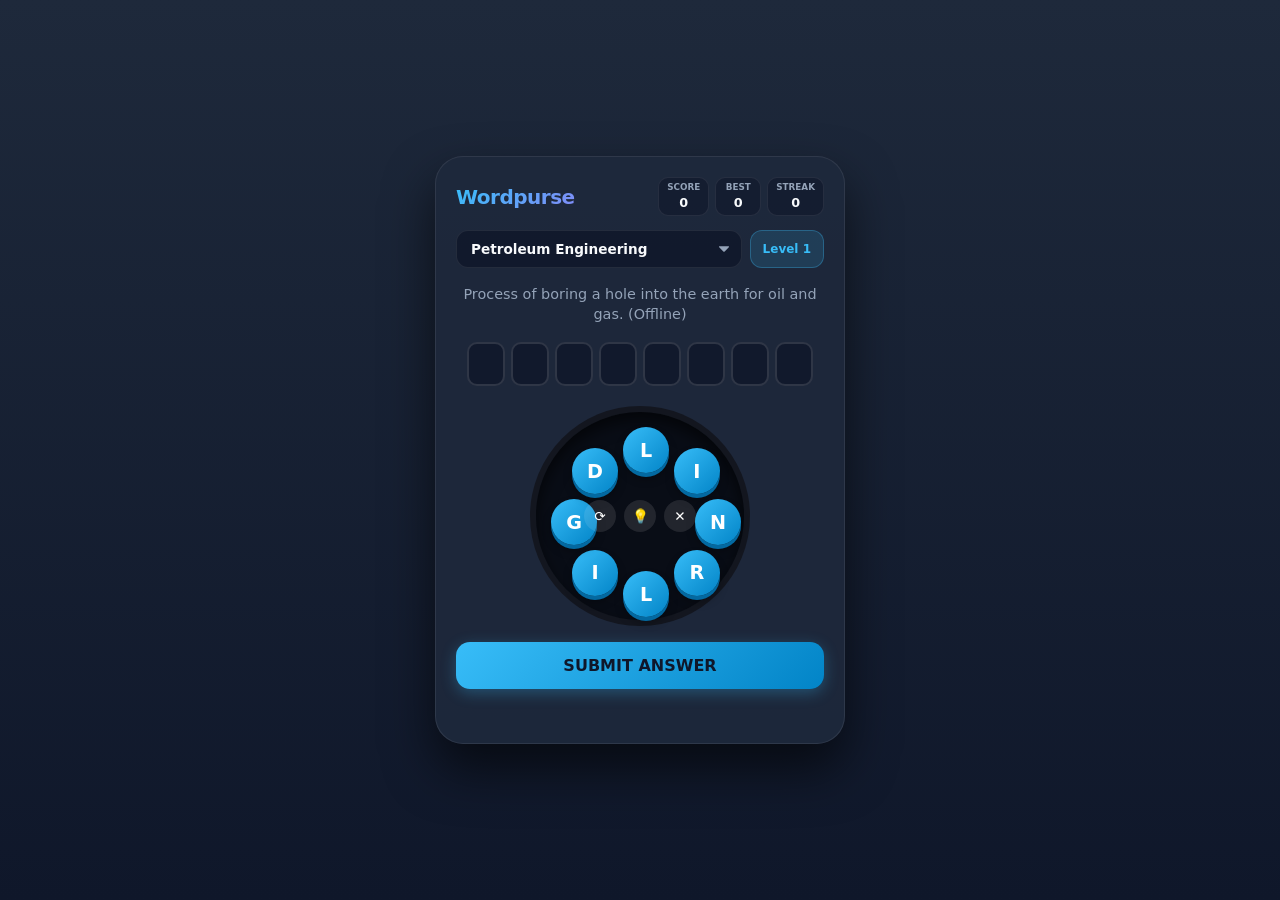
<file: index.html>
<!DOCTYPE html>
<html lang="en">
<head>
    <meta charset="UTF-8">
    <meta name="viewport" content="width=device-width, initial-scale=1.0">
    <title>Wordpurse - Mobile Word Puzzle</title>
    <link rel="stylesheet" href="style.css">
    <link rel="manifest" href="./manifest.json">
</head>
<body>

    <div class="game-container">
        <!-- Header -->
        <header>
            <div class="brand">Wordpurse</div>
            <div class="stats-group">
                <div class="stat-box">
                    <span class="stat-label">Score</span>
                    <span id="scoreVal" class="stat-value">0</span>
                </div>
                <div class="stat-box">
                    <span class="stat-label">Best</span>
                    <span id="highScoreVal" class="stat-value">0</span>
                </div>
                <div class="stat-box">
                    <span class="stat-label">Streak</span>
                    <span id="streakVal" class="stat-value">0</span>
                </div>
            </div>
        </header>

        <!-- Category & Level Info -->
        <div class="toolbar">
            <select id="categorySelect">
                <option value="Petroleum Engineering">Petroleum Engineering</option>
                <option value="Challenging English Vocabulary">Challenging English Vocabulary</option>
            </select>
            <div class="level-badge" id="levelBadge">Level 1</div>
        </div>

        <!-- Loader -->
        <div class="loader-overlay" id="loader">
            <div class="spinner"></div>
            <p>Crafting puzzle...</p>
        </div>

        <!-- Main Game Card -->
        <div class="game-card" id="gameCard">
            <div class="clue-box" id="clueText">Loading clue...</div>

            <!-- Answer Slots -->
            <div class="answer-slots" id="answerSlots"></div>

            <!-- Circular Letter Wheel Area -->
            <div class="wheel-container">
                <div class="letter-wheel" id="letterWheel"></div>
                <div class="wheel-controls">
                    <button class="control-btn shuffle-btn" id="shuffleBtn" title="Shuffle">⟳</button>
                    <button class="control-btn hint-btn" id="hintBtn" title="Hint (-5 pts)">💡</button>
                    <button class="control-btn clear-btn" id="clearBtn" title="Clear">✕</button>
                </div>
            </div>

            <!-- Submit Button -->
            <button class="submit-btn" id="submitBtn">SUBMIT ANSWER</button>

            <div class="feedback" id="feedbackText"></div>
        </div>
    </div>

    <!-- Win Celebration Modal -->
    <div class="modal-overlay" id="winModal">
        <div class="modal-card">
            <h2>Brilliant! 🎉</h2>
            <p id="winMessage">You cracked the puzzle!</p>
            <div class="modal-stats">
                <span>Reward: <strong id="rewardVal">+15 pts</strong></span>
            </div>
            <button class="submit-btn" id="nextPuzzleBtn">NEXT PUZZLE</button>
        </div>
    </div>

    <script src="script.js"></script>
    <script>
  if ('serviceWorker' in navigator) {
    window.addEventListener('load', () => {
      navigator.serviceWorker.register('./sw.js')
        .then((reg) => console.log('Service Worker registered! Scope:', reg.scope))
        .catch((err) => console.error('Service Worker registration failed:', err));
    });
  }
</script>

</body>
</html>
</file>
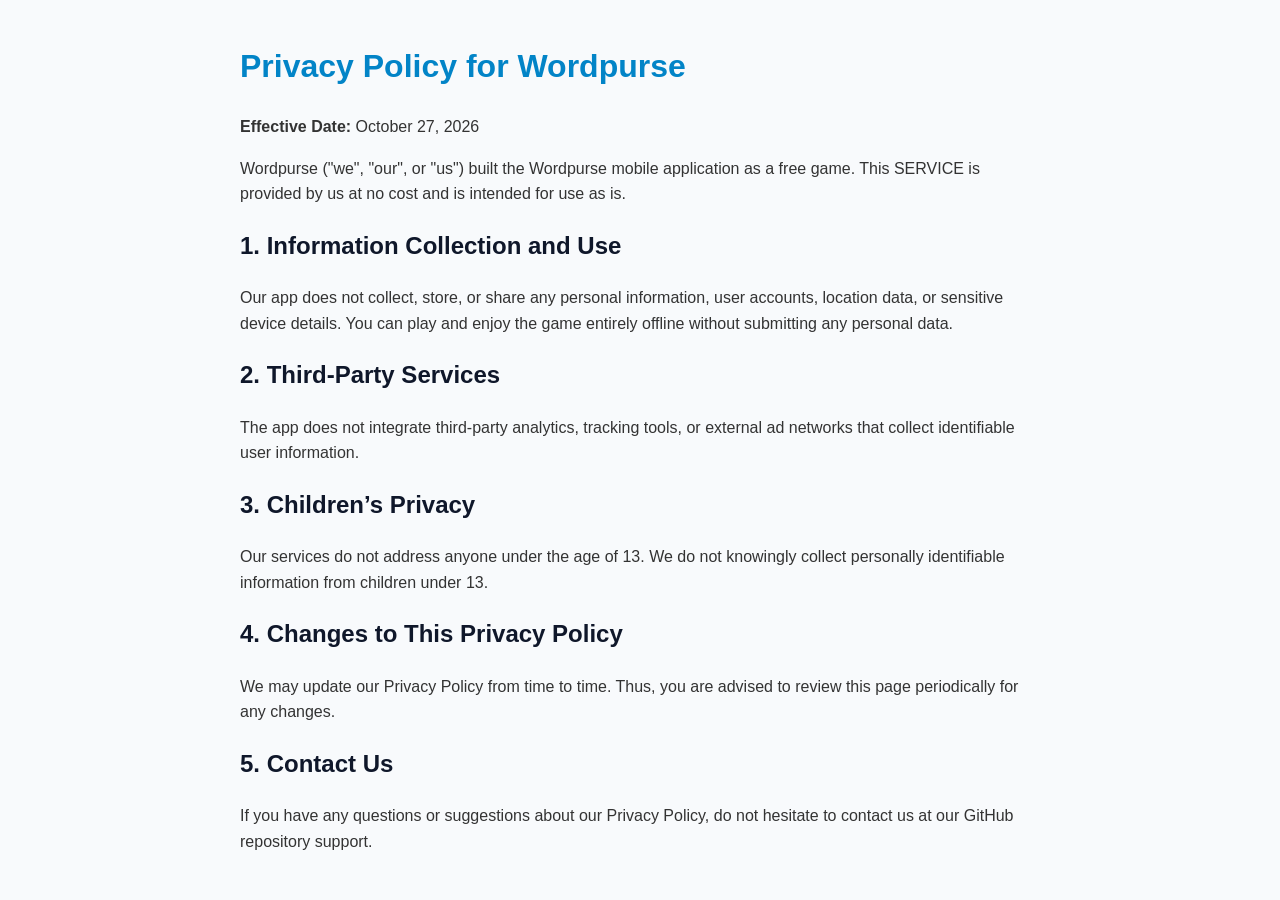
<file: privacy.html>
<!DOCTYPE html>
<html lang="en">
<head>
    <meta charset="UTF-8">
    <meta name="viewport" content="width=device-width, initial-scale=1.0">
    <title>Privacy Policy - Wordpurse</title>
    <style>
        body {
            font-family: Arial, sans-serif;
            max-width: 800px;
            margin: 0 auto;
            padding: 20px;
            line-height: 1.6;
            color: #333;
            background-color: #f8fafc;
        }
        h1 { color: #0284c7; }
        h2 { color: #0f172a; margin-top: 20px; }
        p { margin-bottom: 15px; }
    </style>
</head>
<body>
    <h1>Privacy Policy for Wordpurse</h1>
    <p><strong>Effective Date:</strong> October 27, 2026</p>

    <p>Wordpurse ("we", "our", or "us") built the Wordpurse mobile application as a free game. This SERVICE is provided by us at no cost and is intended for use as is.</p>

    <h2>1. Information Collection and Use</h2>
    <p>Our app does not collect, store, or share any personal information, user accounts, location data, or sensitive device details. You can play and enjoy the game entirely offline without submitting any personal data.</p>

    <h2>2. Third-Party Services</h2>
    <p>The app does not integrate third-party analytics, tracking tools, or external ad networks that collect identifiable user information.</p>

    <h2>3. Children’s Privacy</h2>
    <p>Our services do not address anyone under the age of 13. We do not knowingly collect personally identifiable information from children under 13.</p>

    <h2>4. Changes to This Privacy Policy</h2>
    <p>We may update our Privacy Policy from time to time. Thus, you are advised to review this page periodically for any changes.</p>

    <h2>5. Contact Us</h2>
    <p>If you have any questions or suggestions about our Privacy Policy, do not hesitate to contact us at our GitHub repository support.</p>
</body>
</html>
</file>
<file: style.css>
:root {
    --bg-gradient: linear-gradient(180deg, #1e293b 0%, #0f172a 100%);
    --card-bg: rgba(30, 41, 59, 0.95);
    --border-color: rgba(255, 255, 255, 0.08);
    --tile-bg: linear-gradient(135deg, #38bdf8 0%, #0284c7 100%);
    --tile-shadow: #0369a1;
    --wheel-bg: #090d16;
    --accent: #38bdf8;
    --text-main: #f8fafc;
    --text-muted: #94a3b8;
    --success: #22c55e;
    --error: #ef4444;
}

* {
    box-sizing: border-box;
    margin: 0;
    padding: 0;
    font-family: 'Segoe UI', system-ui, -apple-system, sans-serif;
    -webkit-tap-highlight-color: transparent;
}

body {
    background: var(--bg-gradient);
    color: var(--text-main);
    min-height: 100vh;
    display: flex;
    align-items: center;
    justify-content: center;
    padding: 16px;
}

.game-container {
    width: 100%;
    max-width: 410px;
    background: var(--card-bg);
    border: 1px solid var(--border-color);
    border-radius: 28px;
    padding: 20px;
    box-shadow: 0 25px 50px rgba(0, 0, 0, 0.6);
}

header {
    display: flex;
    justify-content: space-between;
    align-items: center;
    margin-bottom: 14px;
}

.brand {
    font-size: 1.25rem;
    font-weight: 900;
    background: linear-gradient(135deg, #38bdf8, #818cf8);
    -webkit-background-clip: text;
    -webkit-text-fill-color: transparent;
    letter-spacing: -0.5px;
}

.stats-group {
    display: flex;
    gap: 6px;
}

.stat-box {
    background: rgba(15, 23, 42, 0.6);
    border: 1px solid var(--border-color);
    padding: 4px 8px;
    border-radius: 10px;
    text-align: center;
    min-width: 46px;
}

.stat-label {
    display: block;
    font-size: 0.55rem;
    color: var(--text-muted);
    text-transform: uppercase;
    font-weight: 700;
}

.stat-value {
    font-size: 0.8rem;
    font-weight: 800;
    color: var(--text-main);
}

.toolbar {
    display: flex;
    gap: 8px;
    margin-bottom: 16px;
}

select {
    flex: 1;
    padding: 10px 14px;
    background: rgba(15, 23, 42, 0.8);
    border: 1px solid var(--border-color);
    border-radius: 12px;
    color: var(--text-main);
    font-size: 0.85rem;
    font-weight: 600;
    outline: none;
    appearance: none;
    background-image: url("data:image/svg+xml;charset=US-ASCII,%3Csvg%20xmlns%3D%22http%3A%2F%2Fwww.w3.org%2F2000%2Fsvg%22%20width%3D%22292.358%22%20height%3D%22292.358%22%3E%3Cpath%20fill%3D%22%2394a3b8%22%20d%3D%22M287%2069.4a17.6%2017.6%200%200%200-13-5.4H18.4c-5%200-9.3%201.8-12.9%205.4A17.6%2017.6%200%200%200%200%2082.2c0%205%201.8%209.3%205.4%2012.9l128%20127.9c3.6%203.6%207.8%205.4%2012.8%205.4s9.2-1.8%2012.8-5.4L287%2095c3.5-3.5%205.4-7.8%205.4-12.8%200-5-1.9-9.2-5.4-12.8z%22%2F%3E%3C%2Fsvg%3E");
    background-repeat: no-repeat;
    background-position: right 12px center;
    background-size: 10px;
}

.level-badge {
    background: rgba(56, 189, 248, 0.15);
    border: 1px solid rgba(56, 189, 248, 0.3);
    color: var(--accent);
    padding: 0 12px;
    border-radius: 12px;
    font-size: 0.75rem;
    font-weight: 800;
    display: flex;
    align-items: center;
}

.clue-box {
    font-size: 0.9rem;
    color: var(--text-muted);
    min-height: 42px;
    margin-bottom: 16px;
    line-height: 1.4;
    text-align: center;
}

.answer-slots {
    display: flex;
    justify-content: center;
    gap: 6px;
    margin-bottom: 20px;
    min-height: 44px;
    flex-wrap: wrap;
}

.slot {
    width: 38px;
    height: 44px;
    background: rgba(15, 23, 42, 0.8);
    border: 2px solid rgba(255, 255, 255, 0.12);
    border-radius: 10px;
    display: flex;
    align-items: center;
    justify-content: center;
    font-size: 1.2rem;
    font-weight: 900;
    color: var(--text-main);
    text-transform: uppercase;
}

.slot.filled {
    border-color: var(--accent);
    background: rgba(56, 189, 248, 0.15);
}

.slot.hinted {
    color: #facc15;
    border-color: #facc15;
    background: rgba(250, 204, 21, 0.15);
}

.wheel-container {
    position: relative;
    width: 220px;
    height: 220px;
    margin: 0 auto 16px auto;
    background: var(--wheel-bg);
    border-radius: 50%;
    border: 6px solid rgba(255, 255, 255, 0.04);
    box-shadow: inset 0 8px 16px rgba(0,0,0,0.6);
}

.letter-wheel {
    width: 100%;
    height: 100%;
    position: relative;
}

.wheel-tile {
    position: absolute;
    width: 46px;
    height: 46px;
    background: var(--tile-bg);
    border-radius: 50%;
    display: flex;
    align-items: center;
    justify-content: center;
    font-size: 1.2rem;
    font-weight: 900;
    color: white;
    cursor: pointer;
    box-shadow: 0 4px 0 var(--tile-shadow), 0 6px 10px rgba(0,0,0,0.3);
    user-select: none;
    transform: translate(-50%, -50%);
    transition: transform 0.1s, filter 0.2s;
    text-transform: uppercase;
}

.wheel-tile:active {
    transform: translate(-50%, -50%) scale(0.92);
}

.wheel-tile.used {
    filter: grayscale(80%) brightness(0.4);
    pointer-events: none;
    box-shadow: none;
}

.wheel-controls {
    position: absolute;
    top: 50%;
    left: 50%;
    transform: translate(-50%, -50%);
    display: flex;
    gap: 8px;
}

.control-btn {
    width: 32px;
    height: 32px;
    border-radius: 50%;
    border: none;
    background: rgba(255, 255, 255, 0.1);
    color: white;
    font-size: 0.85rem;
    cursor: pointer;
    display: flex;
    align-items: center;
    justify-content: center;
    transition: background 0.2s;
}

.control-btn:hover {
    background: rgba(255, 255, 255, 0.2);
}

.submit-btn {
    width: 100%;
    padding: 14px;
    background: linear-gradient(135deg, #38bdf8 0%, #0284c7 100%);
    color: #0f172a;
    border: none;
    border-radius: 14px;
    font-weight: 900;
    font-size: 1rem;
    cursor: pointer;
    box-shadow: 0 4px 15px rgba(56, 189, 248, 0.3);
    transition: transform 0.1s;
}

.submit-btn:active {
    transform: scale(0.97);
}

.feedback {
    margin-top: 12px;
    font-size: 0.9rem;
    min-height: 22px;
    font-weight: 700;
    text-align: center;
}

.feedback.success { color: var(--success); }
.feedback.error { color: var(--error); }

/* Win Modal */
.modal-overlay {
    display: none;
    position: fixed;
    top: 0; left: 0; width: 100%; height: 100%;
    background: rgba(0, 0, 0, 0.8);
    backdrop-filter: blur(5px);
    align-items: center;
    justify-content: center;
    z-index: 100;
    padding: 20px;
}

.modal-card {
    background: var(--card-bg);
    border: 1px solid var(--border-color);
    border-radius: 24px;
    padding: 28px;
    text-align: center;
    width: 100%;
    max-width: 340px;
    box-shadow: 0 20px 40px rgba(0,0,0,0.6);
}

.modal-card h2 {
    font-size: 1.5rem;
    color: var(--accent);
    margin-bottom: 8px;
}

.modal-card p {
    font-size: 0.95rem;
    color: var(--text-muted);
    margin-bottom: 20px;
}

.modal-stats {
    background: rgba(15, 23, 42, 0.6);
    padding: 10px;
    border-radius: 12px;
    margin-bottom: 20px;
    font-size: 0.9rem;
}

.loader-overlay {
    display: none;
    flex-direction: column;
    align-items: center;
    justify-content: center;
    padding: 30px 0;
}

.spinner {
    width: 32px;
    height: 32px;
    border: 3px solid rgba(255,255,255,0.1);
    border-top-color: var(--accent);
    border-radius: 50%;
    animation: spin 0.7s linear infinite;
    margin-bottom: 10px;
}

@keyframes spin {
    to { transform: rotate(360deg); }
}
</file>
